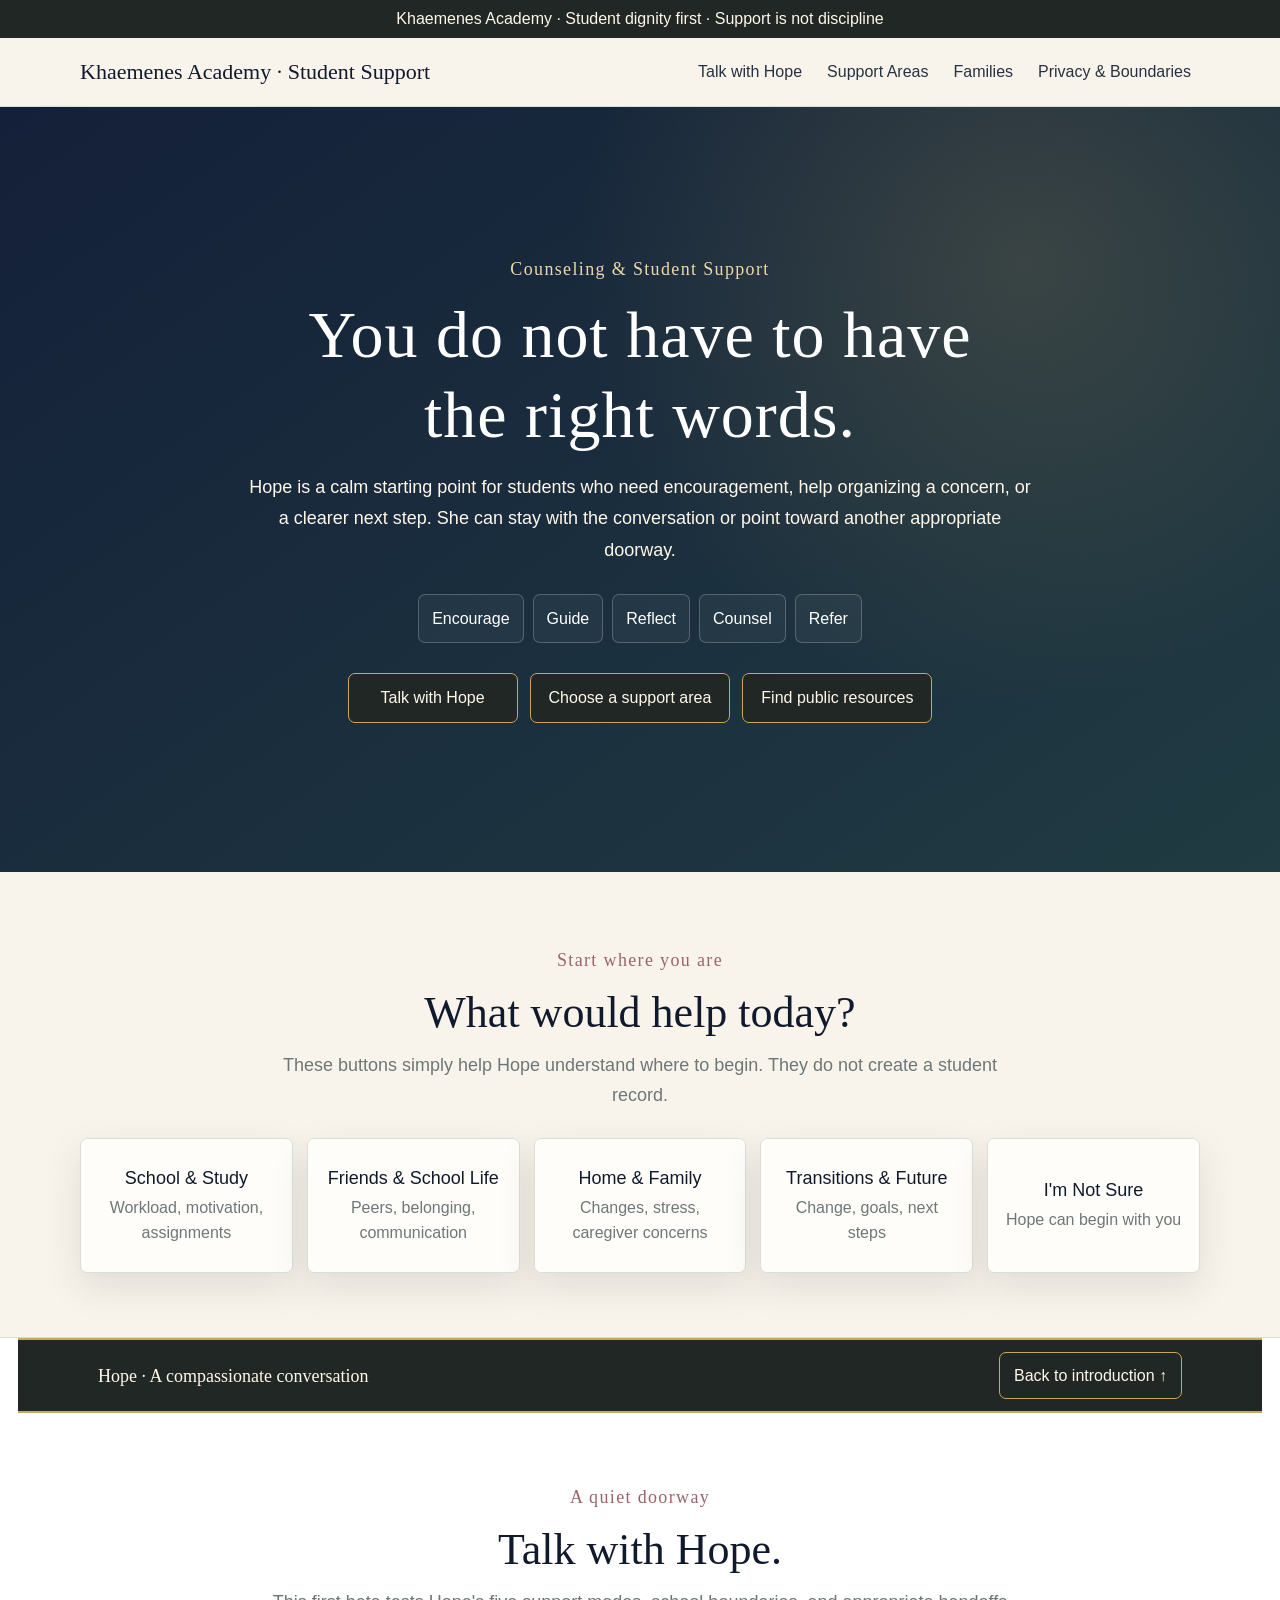
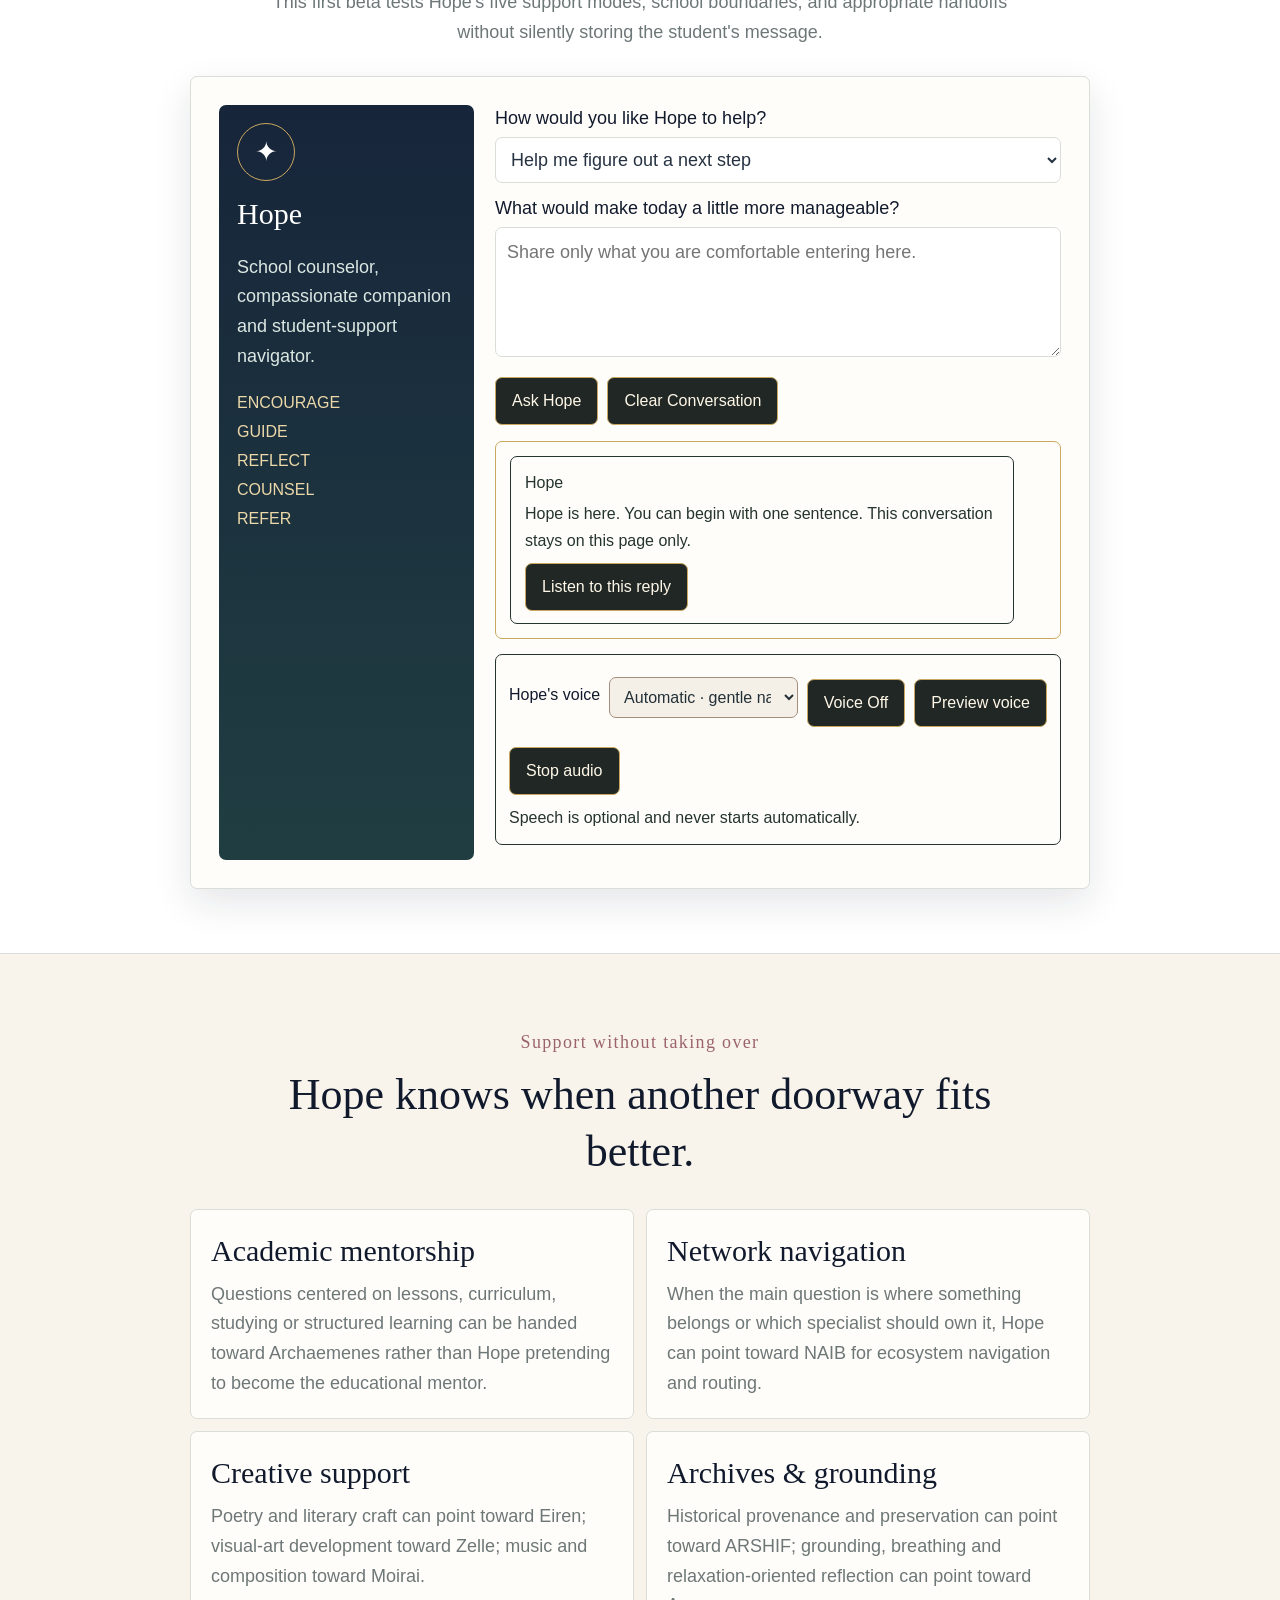
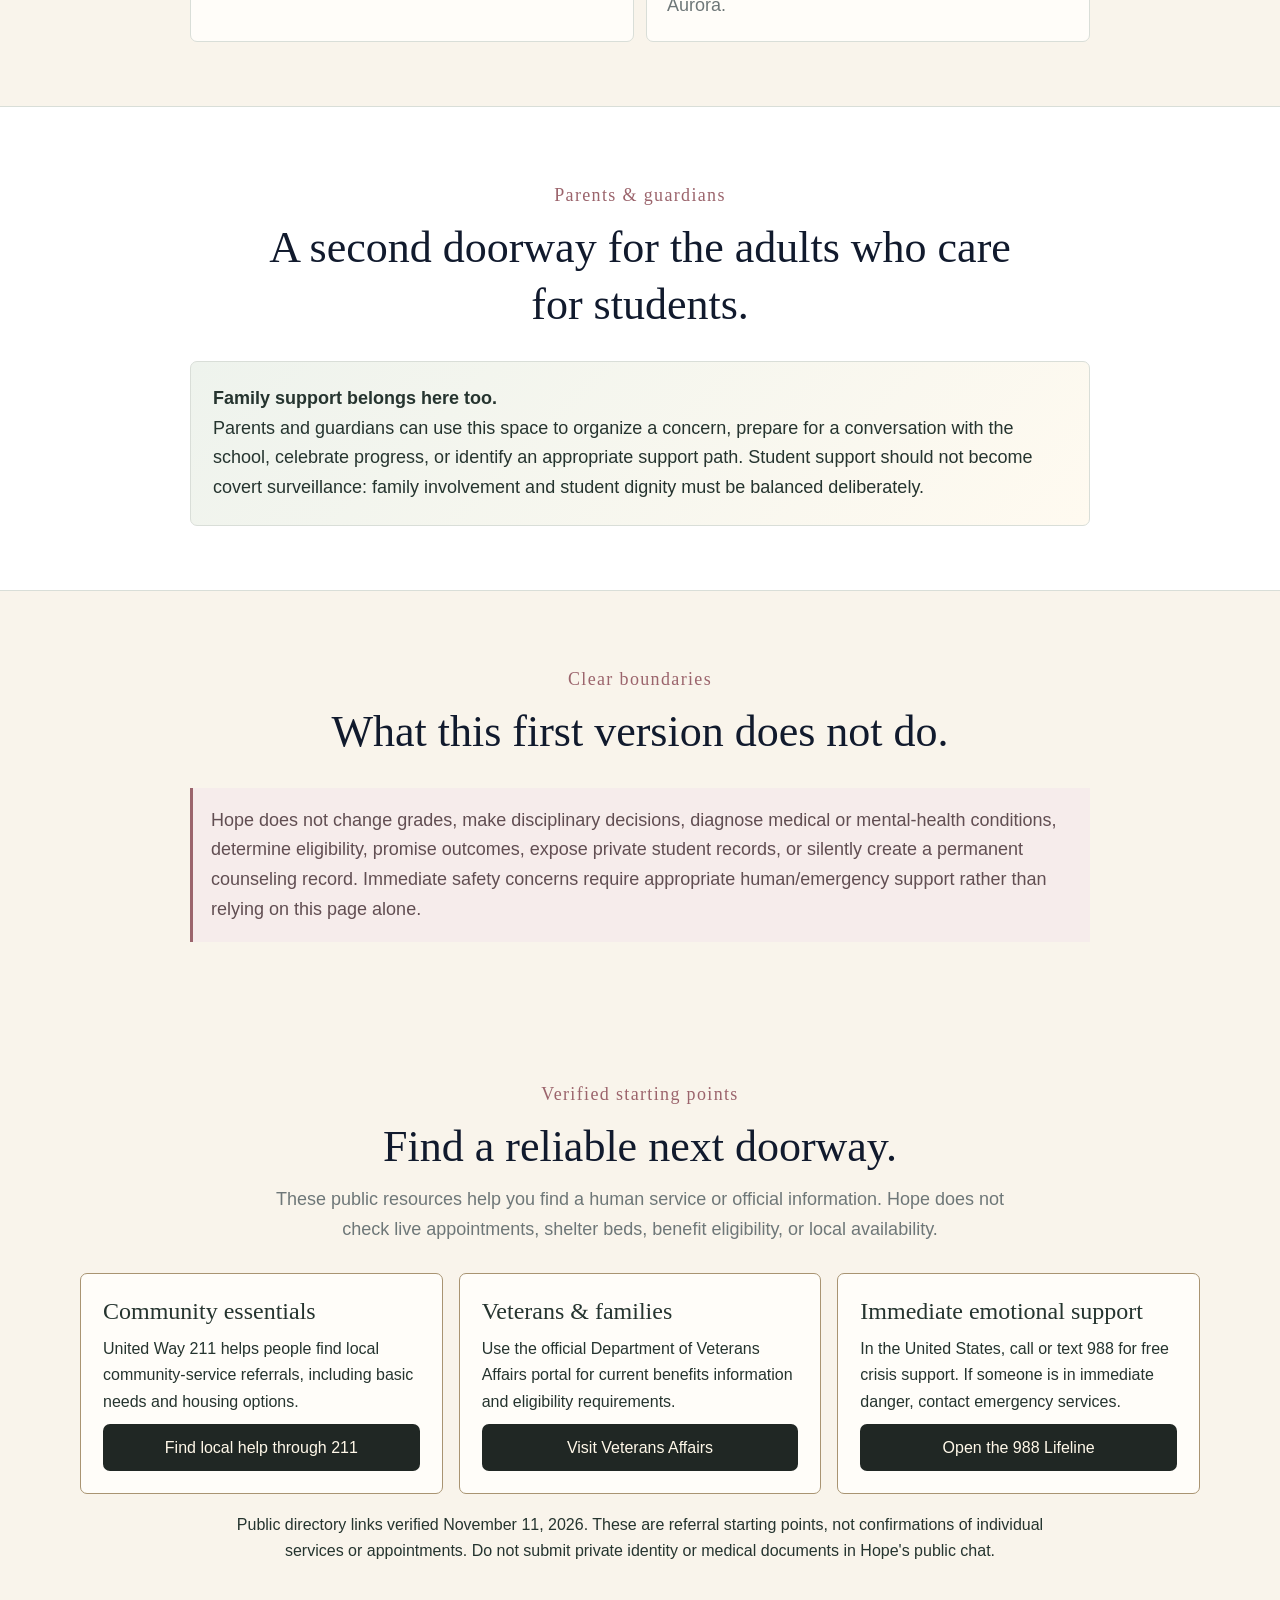
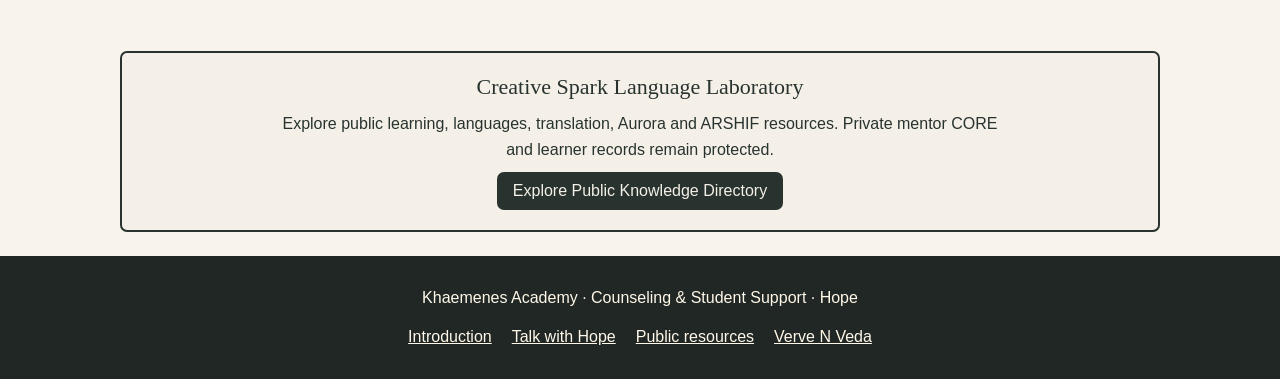
<file: index.html>
<!doctype html>
<html lang="en">
<head>
<meta charset="utf-8">
<meta name="viewport" content="width=device-width,initial-scale=1">
<meta name="description" content="Khaemenes Academy Counseling & Student Support — a calm, private-by-design starting point with Hope.">
<title>Khaemenes Academy · Counseling & Student Support</title>
<style>
:root{
 --midnight:#111a2d;--ink:#263241;--cream:#fbf8f0;--paper:#fffdf9;--sage:#718b7a;
 --sage2:#e8efe9;--gold:#c9a75f;--gold2:#ead9ae;--rose:#9b646c;--line:#d9ded8;
 --muted:#6e7778;--shadow:0 14px 38px rgba(17,26,45,.11);--r:11px;
 --serif:Georgia,"Times New Roman",serif;--sans:"Avenir Next","Segoe UI",Arial,sans-serif;
}
*{box-sizing:border-box} html{scroll-behavior:smooth}
body{margin:0;background:var(--cream);color:var(--ink);font-family:var(--sans);line-height:1.6}
button,select,textarea{font:inherit}.shell{width:min(calc(100% - 30px),1120px);margin:auto}
.top{background:var(--midnight);color:#fff;padding:7px 14px;text-align:center;font-size:.76rem}
header{background:rgba(251,248,240,.96);border-bottom:1px solid var(--line);position:sticky;top:0;z-index:10}
.nav{min-height:68px;display:flex;align-items:center;justify-content:space-between;gap:16px}
.brand{font:600 1.05rem var(--serif);color:var(--midnight)}
.navlinks{display:flex;gap:7px;flex-wrap:wrap}.navlinks a{color:var(--ink);text-decoration:none;font-size:.76rem;padding:7px 9px;border-radius:7px}
.navlinks a:hover{background:var(--sage2)}
.hero{padding:72px 18px 62px;background:
 radial-gradient(circle at 80% 20%,rgba(201,167,95,.18),transparent 28rem),
 linear-gradient(145deg,#142039,#203b42);color:#fff;text-align:center}
.kicker{margin:0;color:#ecd8a9;text-transform:uppercase;letter-spacing:.15em;font-size:.76rem;font-weight:800}
h1{font:500 clamp(2.7rem,7vw,5.6rem)/1 var(--serif);margin:12px 0 0}
.hero p.lead{max-width:760px;margin:18px auto 0;color:#e6efec;font:400 1.12rem/1.7 var(--serif)}
.promise{display:flex;justify-content:center;gap:7px;flex-wrap:wrap;margin-top:22px}
.promise span{border:1px solid #ffffff38;background:#ffffff0b;border-radius:21px;padding:6px 10px;font-size:.72rem}
main section{padding:60px 18px}.alt{background:#fff;border-block:1px solid var(--line)}
.heading{text-align:center;max-width:760px;margin:0 auto 28px}.heading h2{font:500 clamp(2rem,4vw,3.4rem)/1.05 var(--serif);color:var(--midnight);margin:8px 0}
.heading p{color:var(--muted);margin:10px auto 0}
.quick{display:grid;grid-template-columns:repeat(5,1fr);gap:10px}
.quick button{min-height:110px;padding:14px;border:1px solid var(--line);border-radius:var(--r);background:var(--paper);color:var(--midnight);cursor:pointer;box-shadow:var(--shadow);font-weight:800}
.quick button span{display:block;margin-top:5px;color:var(--muted);font-size:.74rem;font-weight:500}
.quick button:hover{transform:translateY(-2px);border-color:var(--gold)}
.console{display:grid;grid-template-columns:230px 1fr;gap:18px;max-width:900px;margin:auto;padding:22px;border:1px solid var(--line);border-radius:21px;background:var(--paper);box-shadow:var(--shadow)}
.hope-card{background:linear-gradient(180deg,#17253a,#203e42);color:#fff;border-radius:11px;padding:18px}
.hope-mark{width:58px;height:58px;border:1px solid var(--gold);border-radius:50%;display:grid;place-items:center;font:500 1.7rem var(--serif);margin-bottom:12px}
.hope-card h3{font:600 1.4rem var(--serif);margin:0}.hope-card p{font-size:.82rem;color:#dbe7e2}
.hope-card .five{color:#ecd8a9;font-size:.74rem;line-height:1.8}
label{display:block;font-size:.78rem;font-weight:800;color:var(--midnight);margin:0 0 5px}
select,textarea{width:100%;border:1px solid var(--line);border-radius:7px;background:#fff;color:var(--ink);padding:11px}
textarea{min-height:130px;resize:vertical}.action{margin-top:11px;border:0;border-radius:7px;padding:11px 16px;background:var(--midnight);color:#fff;font-weight:800;cursor:pointer}
.result{margin-top:16px;padding:15px;border-left:3px solid var(--gold);border-radius:7px;background:#f4ecda}
.result h3{font:600 1.1rem var(--serif);color:var(--midnight);margin:0 0 6px}
.handoff{margin-top:11px;padding:11px;border:1px solid var(--line);border-radius:7px;background:#fff}
.grid{display:grid;grid-template-columns:repeat(2,1fr);gap:12px;max-width:900px;margin:auto}
.card{padding:20px;border:1px solid var(--line);border-radius:var(--r);background:var(--paper)}
.card h3{font:600 1.2rem var(--serif);color:var(--midnight);margin:0}.card p{color:var(--muted);font-size:.88rem;margin:8px 0 0}
.family{max-width:900px;margin:auto;padding:22px;border-radius:21px;background:linear-gradient(135deg,#eef3ed,#fffaf0);border:1px solid var(--line)}
.boundary{max-width:900px;margin:auto;padding:18px;border-left:3px solid var(--rose);background:#f6eceb;color:#614e52}
footer{padding:28px 18px;text-align:center;color:var(--muted);font-size:.75rem}
@media(max-width:850px){.quick{grid-template-columns:repeat(2,1fr)}.console{grid-template-columns:1fr}.grid{grid-template-columns:1fr}}
@media(max-width:560px){.navlinks{display:none}.quick{grid-template-columns:1fr}.hero{padding-top:54px}}
</style>
<link rel="stylesheet" href="styles/hope-landing-refinement-v1.css">
</head>
<body>
<div class="top">Khaemenes Academy · Student dignity first · Support is not discipline</div>
<header>
 <div class="shell nav">
   <div class="brand">Khaemenes Academy · Student Support</div>
   <nav class="navlinks">
    <a href="#hope">Talk with Hope</a><a href="#support">Support Areas</a><a href="#family">Families</a><a href="#boundaries">Privacy & Boundaries</a>
   </nav>
 </div>
</header>

<section class="hero" id="hope-introduction">
 <p class="kicker">Counseling & Student Support</p>
 <h1>You do not have to have<br>the right words.</h1>
 <p class="lead">Hope is a calm starting point for students who need encouragement, help organizing a concern, or a clearer next step. She can stay with the conversation or point toward another appropriate doorway.</p>
 <div class="promise"><span>Encourage</span><span>Guide</span><span>Reflect</span><span>Counsel</span><span>Refer</span></div>
 <nav class="hope-hero-actions" aria-label="Hope support starting points">
   <a href="#hope">Talk with Hope</a><a href="#support">Choose a support area</a><a href="#hope-resources">Find public resources</a>
 </nav>
</section>

<main>
<section id="support">
 <div class="shell">
  <div class="heading"><p class="kicker" style="color:var(--rose)">Start where you are</p><h2>What would help today?</h2><p>These buttons simply help Hope understand where to begin. They do not create a student record.</p></div>
  <div class="quick">
   <button data-prompt="Schoolwork is feeling overwhelming and I need help figuring out where to start.">School & Study<span>Workload, motivation, assignments</span></button>
   <button data-prompt="Something with friends or other people at school is bothering me and I want to talk it through.">Friends & School Life<span>Peers, belonging, communication</span></button>
   <button data-prompt="Something at home or in my family is making school harder right now.">Home & Family<span>Changes, stress, caregiver concerns</span></button>
   <button data-prompt="I am worried about what comes next and need help thinking through my choices.">Transitions & Future<span>Change, goals, next steps</span></button>
   <button data-prompt="I do not know what kind of help I need. I just need a place to start.">I'm Not Sure<span>Hope can begin with you</span></button>
  </div>
 </div>
</section>

<section class="alt" id="hope">
 <nav class="hope-section-anchor" aria-label="Support conversation section">
  <span>Hope · A compassionate conversation</span>
  <a href="#hope-introduction">Back to introduction ↑</a>
 </nav>
 <div class="shell">
  <div class="heading"><p class="kicker" style="color:var(--rose)">A quiet doorway</p><h2>Talk with Hope.</h2><p>This first beta tests Hope's five support modes, school boundaries, and appropriate handoffs without silently storing the student's message.</p></div>
  <div class="console">
   <aside class="hope-card">
    <div class="hope-mark">✦</div>
    <h3>Hope</h3>
    <p>School counselor, compassionate companion and student-support navigator.</p>
    <div class="five">ENCOURAGE<br>GUIDE<br>REFLECT<br>COUNSEL<br>REFER</div>
   </aside>
   <div>
    <label for="mode">How would you like Hope to help?</label>
    <select id="mode">
     <option value="guide">Help me figure out a next step</option>
     <option value="encourage">I need some encouragement</option>
     <option value="reflect">Help me think this through</option>
     <option value="counsel">I want to talk about what's happening</option>
     <option value="refer">Help me find the right person/resource</option>
    </select>
    <label for="message" style="margin-top:12px">What would make today a little more manageable?</label>
    <textarea id="message" placeholder="Share only what you are comfortable entering here."></textarea>
    <button class="action" id="ask">Ask Hope</button><button type="button" class="action" id="hope-clear" style="margin-left:9px">Clear Conversation</button>
    <div class="result" id="result" aria-live="polite"><h3>Hope is here.</h3>You can begin with one sentence. This beta does not silently save what you type.</div>
   </div>
  </div>
 </div>
</section>

<section>
 <div class="shell">
  <div class="heading"><p class="kicker" style="color:var(--rose)">Support without taking over</p><h2>Hope knows when another doorway fits better.</h2></div>
  <div class="grid">
   <article class="card"><h3>Academic mentorship</h3><p>Questions centered on lessons, curriculum, studying or structured learning can be handed toward Archaemenes rather than Hope pretending to become the educational mentor.</p></article>
   <article class="card"><h3>Network navigation</h3><p>When the main question is where something belongs or which specialist should own it, Hope can point toward NAIB for ecosystem navigation and routing.</p></article>
   <article class="card"><h3>Creative support</h3><p>Poetry and literary craft can point toward Eiren; visual-art development toward Zelle; music and composition toward Moirai.</p></article>
   <article class="card"><h3>Archives & grounding</h3><p>Historical provenance and preservation can point toward ARSHIF; grounding, breathing and relaxation-oriented reflection can point toward Aurora.</p></article>
  </div>
 </div>
</section>

<section class="alt" id="family">
 <div class="shell">
  <div class="heading"><p class="kicker" style="color:var(--rose)">Parents & guardians</p><h2>A second doorway for the adults who care for students.</h2></div>
  <div class="family"><strong>Family support belongs here too.</strong><br>Parents and guardians can use this space to organize a concern, prepare for a conversation with the school, celebrate progress, or identify an appropriate support path. Student support should not become covert surveillance: family involvement and student dignity must be balanced deliberately.</div>
 </div>
</section>

<section id="boundaries">
 <div class="shell">
  <div class="heading"><p class="kicker" style="color:var(--rose)">Clear boundaries</p><h2>What this first version does not do.</h2></div>
  <div class="boundary">Hope does not change grades, make disciplinary decisions, diagnose medical or mental-health conditions, determine eligibility, promise outcomes, expose private student records, or silently create a permanent counseling record. Immediate safety concerns require appropriate human/emergency support rather than relying on this page alone.</div>
 </div>
</section>

<section id="hope-resources" aria-labelledby="hope-resources-heading">
 <div class="shell">
  <div class="heading"><p class="kicker" style="color:var(--rose)">Verified starting points</p>
  <h2 id="hope-resources-heading">Find a reliable next doorway.</h2>
  <p>These public resources help you find a human service or official information. Hope does not check live appointments, shelter beds, benefit eligibility, or local availability.</p></div>
  <div class="hope-resource-links">
   <article><h3>Community essentials</h3><p>United Way 211 helps people find local community-service referrals, including basic needs and housing options.</p><a href="https://211.org/" rel="noopener noreferrer" target="_blank">Find local help through 211</a></article>
   <article><h3>Veterans & families</h3><p>Use the official Department of Veterans Affairs portal for current benefits information and eligibility requirements.</p><a href="https://www.va.gov/resources/getting-started-with-va/" rel="noopener noreferrer" target="_blank">Visit Veterans Affairs</a></article>
   <article><h3>Immediate emotional support</h3><p>In the United States, call or text 988 for free crisis support. If someone is in immediate danger, contact emergency services.</p><a href="https://988lifeline.org/" rel="noopener noreferrer" target="_blank">Open the 988 Lifeline</a></article>
  </div>
  <p class="hope-resource-note">Public directory links verified November 11, 2026. These are referral starting points, not confirmations of individual services or appointments. Do not submit private identity or medical documents in Hope's public chat.</p>
 </div>
</section>
<section id="mentor-language-laboratory" aria-label="Shared AI mentor public knowledge directory" style="margin:24px auto;max-width:1040px;padding:20px;border:2px solid #28332f;border-radius:7px;background:#f4f0e7;color:#28332f;font:400 16px/1.6 Nunito,Arial,sans-serif;text-align:center"><p style="margin:0;font:400 22px/1.3 Cinzel,Georgia,serif">Creative Spark Language Laboratory</p><p style="margin:9px auto 0;max-width:720px">Explore public learning, languages, translation, Aurora and ARSHIF resources. Private mentor CORE and learner records remain protected.</p><a href="https://artist1970.github.io/creative-spark.github.io/language-laboratory/?mentor=hope" style="display:inline-block;margin-top:10px;padding:10px 16px;border-radius:7px;background:#28332f;color:#f4f0e7;font:400 16px Nunito,Arial,sans-serif;text-decoration:none">Explore Public Knowledge Directory</a></section>
</main>
<footer>Khaemenes Academy · Counseling & Student Support · Hope
 <nav class="hope-footer-nav" aria-label="Footer navigation">
  <a href="#hope-introduction">Introduction</a><a href="#hope">Talk with Hope</a><a href="#hope-resources">Public resources</a><a href="https://vervenveda.com/">Verve N Veda</a>
 </nav>
</footer>

<script>
/* Non-conversational launch shortcuts only. The external Hope conversation
   module is the single owner of Ask, Enter, Clear and response rendering. */
document.querySelectorAll("[data-prompt]").forEach(button=>{
  button.addEventListener("click",()=>{
    const input=document.getElementById("message");
    input.value=button.getAttribute("data-prompt")||"";
    document.getElementById("hope")?.scrollIntoView({behavior:"smooth"});
    input.focus();
  });
});
</script>
<script src="hope-public-knowledge-v1.js" defer></script>
<script src="creative-spark-mentor-qa-v1.js" defer></script>
<script src="hope-conversation-v1.js" defer></script><script src="hope-voice-v1.js" defer></script>
<script src="https://vervenveda.com/assets/vnv-333-ticker.js" defer></script>
<script src="https://vervenveda.com/assets/vnv-ticker-autopopulate.js" defer></script>
<script src="https://vervenveda.com/assets/vnv-ecosystem-toolbar.js" defer></script>
<script>window.addEventListener("load",()=>window.VNV_TICKER?.autoPopulate?.({label:"Hope · Compassionate Support",max:14}),{once:true});</script>
<script src="creative-spark-mentor-language-v1.js"></script>
<script src="creative-spark-language-request-v1.js"></script>
<script>window.CreativeSparkMentorLanguage?.init("hope");</script>
<script defer src="https://vervenveda.com/assets/vnv-mentor-chat-shell-v1.js" data-mentor-id="hope" data-mentor-name="Hope" data-chat-root="#result" data-chat-input="#message" data-chat-send="#ask" data-chat-clear="#hope-clear" data-chat-log="#result"></script>
</body>
</html>
</file>
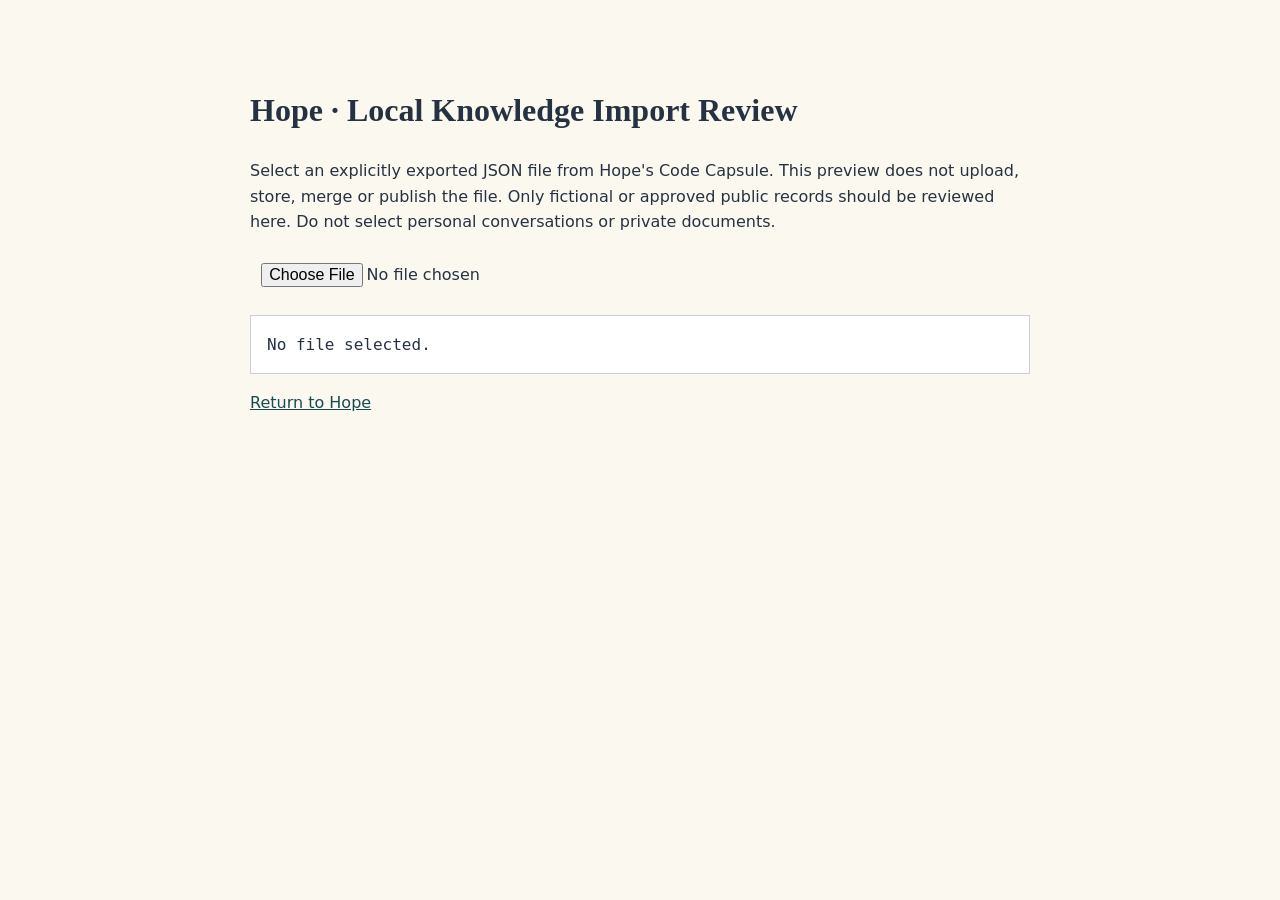
<file: knowledge/import-review.html>
<!doctype html><html lang="en"><meta charset="utf-8"><meta name="viewport" content="width=device-width,initial-scale=1"><title>Hope · Knowledge Import Review</title><style>body{max-width:780px;margin:3rem auto;padding:1rem;background:#fbf8f0;color:#263241;font:16px/1.6 system-ui}h1{font-family:Georgia,serif}button,input{font:inherit;padding:.7rem;border-radius:7px}pre{white-space:pre-wrap;overflow-wrap:anywhere;background:#fff;padding:1rem;border:1px solid #ccd}a{color:#184b50}</style><h1>Hope · Local Knowledge Import Review</h1><p>Select an explicitly exported JSON file from Hope's Code Capsule. This preview does not upload, store, merge or publish the file. Only fictional or approved public records should be reviewed here. Do not select personal conversations or private documents.</p><input type="file" id="source" accept=".json,application/json"><pre id="output" role="status">No file selected.</pre><p><a href="./">Return to Hope</a></p><script>document.getElementById("source").addEventListener("change",async e=>{const out=document.getElementById("output"),f=e.target.files[0];out.textContent="Review unavailable.";if(!f)return;if(f.size>250000){out.textContent="Rejected: file exceeds 250 KB.";return}try{const data=JSON.parse(await f.text());if(data.schema!=="hope-public-qa-v1"||!Array.isArray(data.records)){out.textContent="Rejected: unsupported schema. A raw Code Capsule export cannot be imported directly; create reviewed public Q&A records first.";return}const ids=new Set;let valid=0;for(const r of data.records){if(!r||!/^hope-public-[0-9]{3,}$/.test(r.id||"")||ids.has(r.id)||r.status!=="approved"||typeof r.question!=="string"||typeof r.response!=="string"||r.question.length>400||r.response.length>1200)throw Error("Invalid or duplicate record");ids.add(r.id);valid++}out.textContent="Structural review passed: "+valid+" records. This is NOT a privacy, factual accuracy or publication approval. Human review and repository publication are still required."}catch(err){out.textContent="Rejected: "+err.message}})</script></html>
<script src="https://vervenveda.com/assets/vnv-ecosystem-toolbar.js"></script>
</file>
<file: styles/hope-landing-refinement-v1.css>
/* Hope · VNV/KA landing refinement · November 2026 · page-owned styles only */
:root{--r:7px;--serif:"Cinzel",Georgia,serif;--sans:"Nunito","Brandon Grotesque","Avenir Next",Arial,sans-serif;--charcoal:#202724;--cream:#fff8e9}
html{scroll-padding-top:95px}
body{font:400 18px/1.7 var(--sans);background:#f9f4eb;color:#25342f}
.top{font-size:16px;line-height:1.5;background:#202724;color:#fff8e9}
header{position:relative;top:auto;z-index:8;background:#f9f4eb}
.nav{gap:14px}
.brand{font:400 22px/1.35 var(--serif)}
.navlinks{justify-content:center}
.navlinks a{font-size:16px;line-height:1.5;min-height:44px;display:inline-flex;align-items:center}
.hero{min-height:max(640px,calc(100svh - 135px));display:flex;flex-direction:column;align-items:center;justify-content:center;padding:clamp(65px,8vw,100px) 20px;isolation:isolate}
.hero h1{font:400 clamp(45px,7.5vw,66px)/1.2 var(--serif);letter-spacing:.015em}
.hero p.lead{font:400 18px/1.75 var(--sans);max-width:790px;color:#fff8e9}
.kicker{font:400 18px/1.5 var(--serif);letter-spacing:.075em;text-transform:none}
.promise{gap:9px;margin-top:28px}
.promise span{font-size:16px;border-radius:7px;padding:10px 13px}
.hope-hero-actions{display:flex;gap:12px;justify-content:center;flex-wrap:wrap;margin-top:30px}
.hope-hero-actions a{min-width:170px;min-height:44px;display:inline-flex;align-items:center;justify-content:center;padding:10px 18px;border-radius:7px;background:#202724;color:#fff8e9;border:1px solid #c9a75f;text-decoration:none;font-size:16px}
main section{padding:clamp(44px,5vw,70px) 18px}
.heading h2{font:400 clamp(30px,4.5vw,44px)/1.3 var(--serif)}
.heading p,.card p,.hope-card p,.family,.boundary{font-size:18px;line-height:1.65}
.quick{gap:14px;align-items:stretch}
.quick button,.card,.console,.family,.hope-card{border-radius:7px}
.quick button{font-size:18px;line-height:1.4;font-weight:400;min-height:135px}
.quick button span{font-size:16px;font-weight:400;line-height:1.55}
.console{grid-template-columns:minmax(210px,255px) minmax(0,1fr);gap:21px;padding:clamp(16px,3vw,28px)}
.hope-card h3,.card h3{font:400 clamp(22px,3vw,30px)/1.4 var(--serif)}
.hope-card .five{font-size:16px}
label,select,textarea,.action{font:400 18px/1.5 var(--sans)}
label{font-size:18px;line-height:1.5}
.action{font-size:16px;min-height:44px;background:#202724;color:#fff8e9;border:1px solid #c9a75f}
.action:hover{background:#36433d}
.action:focus-visible,.hope-hero-actions a:focus-visible,.hope-section-anchor a:focus-visible{outline:3px solid #d7b46c;outline-offset:3px}
.result{background:#fffdf9;border:1px solid #c9a75f;border-radius:7px}
.result p{font-size:18px}
.hope-section-anchor{position:sticky;top:0;z-index:12;display:flex;align-items:center;justify-content:space-between;gap:12px;flex-wrap:wrap;padding:12px max(18px,calc((100vw - 1120px)/2));background:#202724;color:#fff8e9;border-block:2px solid #c9a75f}
.hope-section-anchor span{font:400 18px/1.45 var(--serif)}
.hope-section-anchor a{display:inline-flex;align-items:center;justify-content:center;min-height:44px;padding:9px 14px;border:1px solid #c9a75f;border-radius:7px;color:#fff8e9;text-decoration:none;font-size:16px}
#hope{scroll-margin-top:85px;padding-top:0}
#hope>.shell{padding-top:clamp(32px,5vw,60px)}
.hope-resource-links{display:grid;grid-template-columns:repeat(3,minmax(0,1fr));gap:16px}
.hope-resource-links article{padding:22px;border:1px solid #a99472;border-radius:7px;background:#fffdf9;display:flex;flex-direction:column;gap:9px}
.hope-resource-links h3{font:400 24px/1.3 var(--serif);margin:0}
.hope-resource-links p{font-size:16px;line-height:1.65;margin:0;flex:1}
.hope-resource-links a{display:inline-flex;justify-content:center;align-items:center;min-height:44px;padding:10px 12px;background:#202724;color:#fff8e9;border-radius:7px;text-decoration:none;text-align:center;font-size:16px}
.hope-resource-note{font-size:16px;line-height:1.6;text-align:center;max-width:850px;margin:18px auto 0}
footer{background:#202724;color:#fff8e9;font-size:16px;text-align:center}
.hope-footer-nav{display:flex;justify-content:center;flex-wrap:wrap;gap:10px 20px;margin-top:12px}
.hope-footer-nav a{color:#fff8e9;font-size:16px}
#hope-voice-autoplay[aria-pressed="true"]{background:#284b3a}
@media(max-width:850px){.console{grid-template-columns:1fr}.hope-resource-links{grid-template-columns:1fr}.hero{min-height:auto}.hope-section-anchor{justify-content:center}}
@media(max-width:560px){.hero{padding:62px 18px}.hope-hero-actions{flex-direction:column;width:100%}.hope-hero-actions a{width:100%}.quick{grid-template-columns:1fr}.navlinks{display:flex}.hope-section-anchor a{width:100%}}
@media(prefers-reduced-motion:reduce){html{scroll-behavior:auto}}
</file>
